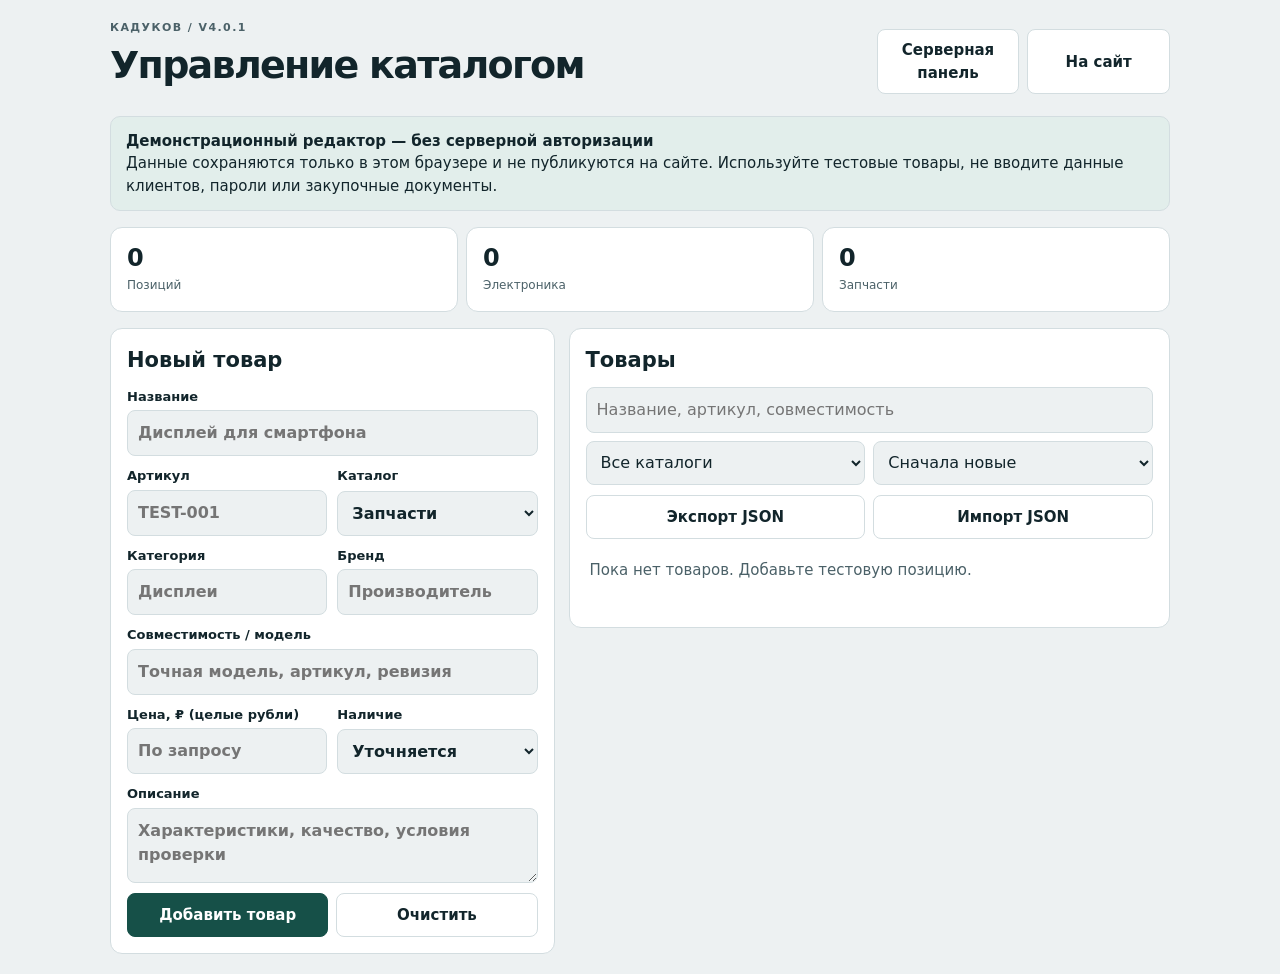
<file: admin/index.html>
<!doctype html>
<html lang="ru"><head><meta charset="utf-8"><meta name="viewport" content="width=device-width,initial-scale=1"><meta name="robots" content="noindex,nofollow"><title>КАДУКОВ — демо админ-панели</title>
<style>
*{box-sizing:border-box}html{color-scheme:light dark}body{--bg:#edf1f2;--surface:#fff;--ink:#12252b;--muted:#4b6168;--line:#d3dde0;--accent:#165048;--on:#fff;--soft:#e2eeeb;max-width:1100px;margin:auto;padding:20px;color:var(--ink);background:var(--bg);font:15px/1.5 system-ui,sans-serif}@media(prefers-color-scheme:dark){body{--bg:#101b1f;--surface:#19282e;--ink:#f0f8f7;--muted:#b4c8c8;--line:#394e54;--accent:#a5ecd7;--on:#112a24;--soft:#253d40}}h1,h2,h3,p{margin:0 0 10px}h1{font-size:clamp(26px,5vw,38px);letter-spacing:-.045em}h2{font-size:21px}h3{font-size:17px;overflow-wrap:anywhere}a{color:var(--ink)}button,input,select,textarea{font:inherit;color:inherit}button{cursor:pointer}button:focus-visible,input:focus-visible,select:focus-visible,textarea:focus-visible,a:focus-visible{outline:3px solid var(--accent);outline-offset:3px}button,.button{display:inline-flex;align-items:center;justify-content:center;min-height:44px;padding:9px 14px;border:1px solid var(--line);border-radius:8px;background:var(--surface);text-decoration:none;font-weight:650;text-align:center}button.primary{background:var(--accent);color:var(--on);border-color:var(--accent)}button:disabled{opacity:.55;cursor:default}.top{display:flex;align-items:center;justify-content:space-between;gap:12px;flex-wrap:wrap;margin-bottom:12px}.kicker{font-size:11px;letter-spacing:.13em;font-weight:750;color:var(--muted)}.notice{padding:13px 15px;border:1px solid var(--line);border-radius:10px;background:var(--soft);margin:0 0 16px}.notice strong{display:block}.muted{color:var(--muted);font-size:13px}.stats{display:grid;grid-template-columns:repeat(3,minmax(0,1fr));gap:8px;margin-bottom:16px}.stat,.panel,.product{border:1px solid var(--line);border-radius:12px;background:var(--surface);padding:16px;min-width:0}.stat b{font-size:24px;display:block;line-height:1.2}.stat span{font-size:12px;color:var(--muted)}.layout{display:grid;grid-template-columns:minmax(0,.85fr) minmax(0,1.15fr);gap:14px;align-items:start}.fields{display:grid;grid-template-columns:repeat(2,minmax(0,1fr));gap:10px}.field{display:grid;gap:4px;font-weight:600;font-size:13px;min-width:0}.full{grid-column:1/-1}input,select,textarea{border:1px solid var(--line);border-radius:8px;background:var(--bg);padding:10px;min-height:44px;width:100%;font-size:16px}textarea{min-height:75px;resize:vertical}.actions{display:flex;gap:8px;flex-wrap:wrap}.actions>*{flex:1 1 110px}.toolbar{display:grid;grid-template-columns:1fr 1fr;gap:8px;margin:10px 0}.toolbar input{grid-column:1/-1}.products{display:grid;gap:8px}.product{padding:12px;display:grid;gap:5px}.product p{margin:0;overflow-wrap:anywhere}.product .meta{font-size:12px;color:var(--muted)}.product .price{font-size:19px;font-weight:750}.pill{font-size:12px;color:var(--muted)}.status{color:var(--muted);font-size:14px;margin:10px 0;overflow-wrap:anywhere}.status:empty{display:none}.empty{padding:20px 4px;color:var(--muted)}@media(max-width:700px){body{padding:12px}.layout{grid-template-columns:1fr}.stat{padding:10px}.stat b{font-size:20px}.stat span{font-size:11px}.panel{padding:13px}}@media(max-width:350px){.fields,.toolbar{grid-template-columns:1fr}.top a{width:100%}}
</style></head><body><header class="top"><div><div class="kicker">КАДУКОВ / V4.0.1</div><h1>Управление каталогом</h1></div><div class="actions"><a class="button" href="live.html">Серверная панель</a><a class="button" href="../">На сайт</a></div></header>
<div class="notice"><strong>Демонстрационный редактор — без серверной авторизации</strong>Данные сохраняются только в этом браузере и не публикуются на сайте. Используйте тестовые товары, не вводите данные клиентов, пароли или закупочные документы.</div>
<div class="stats"><div class="stat"><b id="total">0</b><span>Позиций</span></div><div class="stat"><b id="electronics">0</b><span>Электроника</span></div><div class="stat"><b id="parts">0</b><span>Запчасти</span></div></div>
<div class="layout"><section class="panel" aria-labelledby="formTitle"><h2 id="formTitle">Новый товар</h2><form id="form" class="fields">
<label class="field full">Название<input name="name" required maxlength="160" placeholder="Дисплей для смартфона"></label>
<label class="field">Артикул<input name="sku" required maxlength="80" placeholder="TEST-001"></label>
<label class="field">Каталог<select name="catalog"><option value="parts">Запчасти</option><option value="electronics">Электроника</option></select></label>
<label class="field">Категория<input name="category" required maxlength="80" placeholder="Дисплеи"></label>
<label class="field">Бренд<input name="brand" maxlength="80" placeholder="Производитель"></label>
<label class="field full">Совместимость / модель<input name="compatibility" maxlength="300" placeholder="Точная модель, артикул, ревизия"></label>
<label class="field">Цена, ₽ (целые рубли)<input name="price" type="number" min="0" max="100000000" step="1" placeholder="По запросу"></label>
<label class="field">Наличие<select name="stock"><option value="unknown">Уточняется</option><option value="in_stock">В наличии</option><option value="on_order">Под заказ</option><option value="out_of_stock">Нет в наличии</option></select></label>
<label class="field full">Описание<textarea name="description" maxlength="1500" placeholder="Характеристики, качество, условия проверки"></textarea></label>
<div class="full actions"><button class="primary" type="submit" id="save">Добавить товар</button><button type="button" id="cancel">Очистить</button></div>
</form><p class="status" id="formStatus" role="status"></p></section>
<section class="panel" aria-labelledby="listTitle"><h2 id="listTitle">Товары</h2><div class="toolbar"><input id="search" aria-label="Поиск" placeholder="Название, артикул, совместимость"><select id="filter" aria-label="Каталог"><option value="">Все каталоги</option><option value="parts">Запчасти</option><option value="electronics">Электроника</option></select><select id="sort" aria-label="Сортировка"><option value="recent">Сначала новые</option><option value="name">По названию</option></select></div><div class="actions"><button id="export">Экспорт JSON</button><button id="import">Импорт JSON</button><input id="file" type="file" accept=".json,application/json" hidden></div><p class="status" id="listStatus" role="status"></p><div id="products" class="products"></div></section></div>
<script src="admin.js?v=1" defer></script></body></html>
</file>
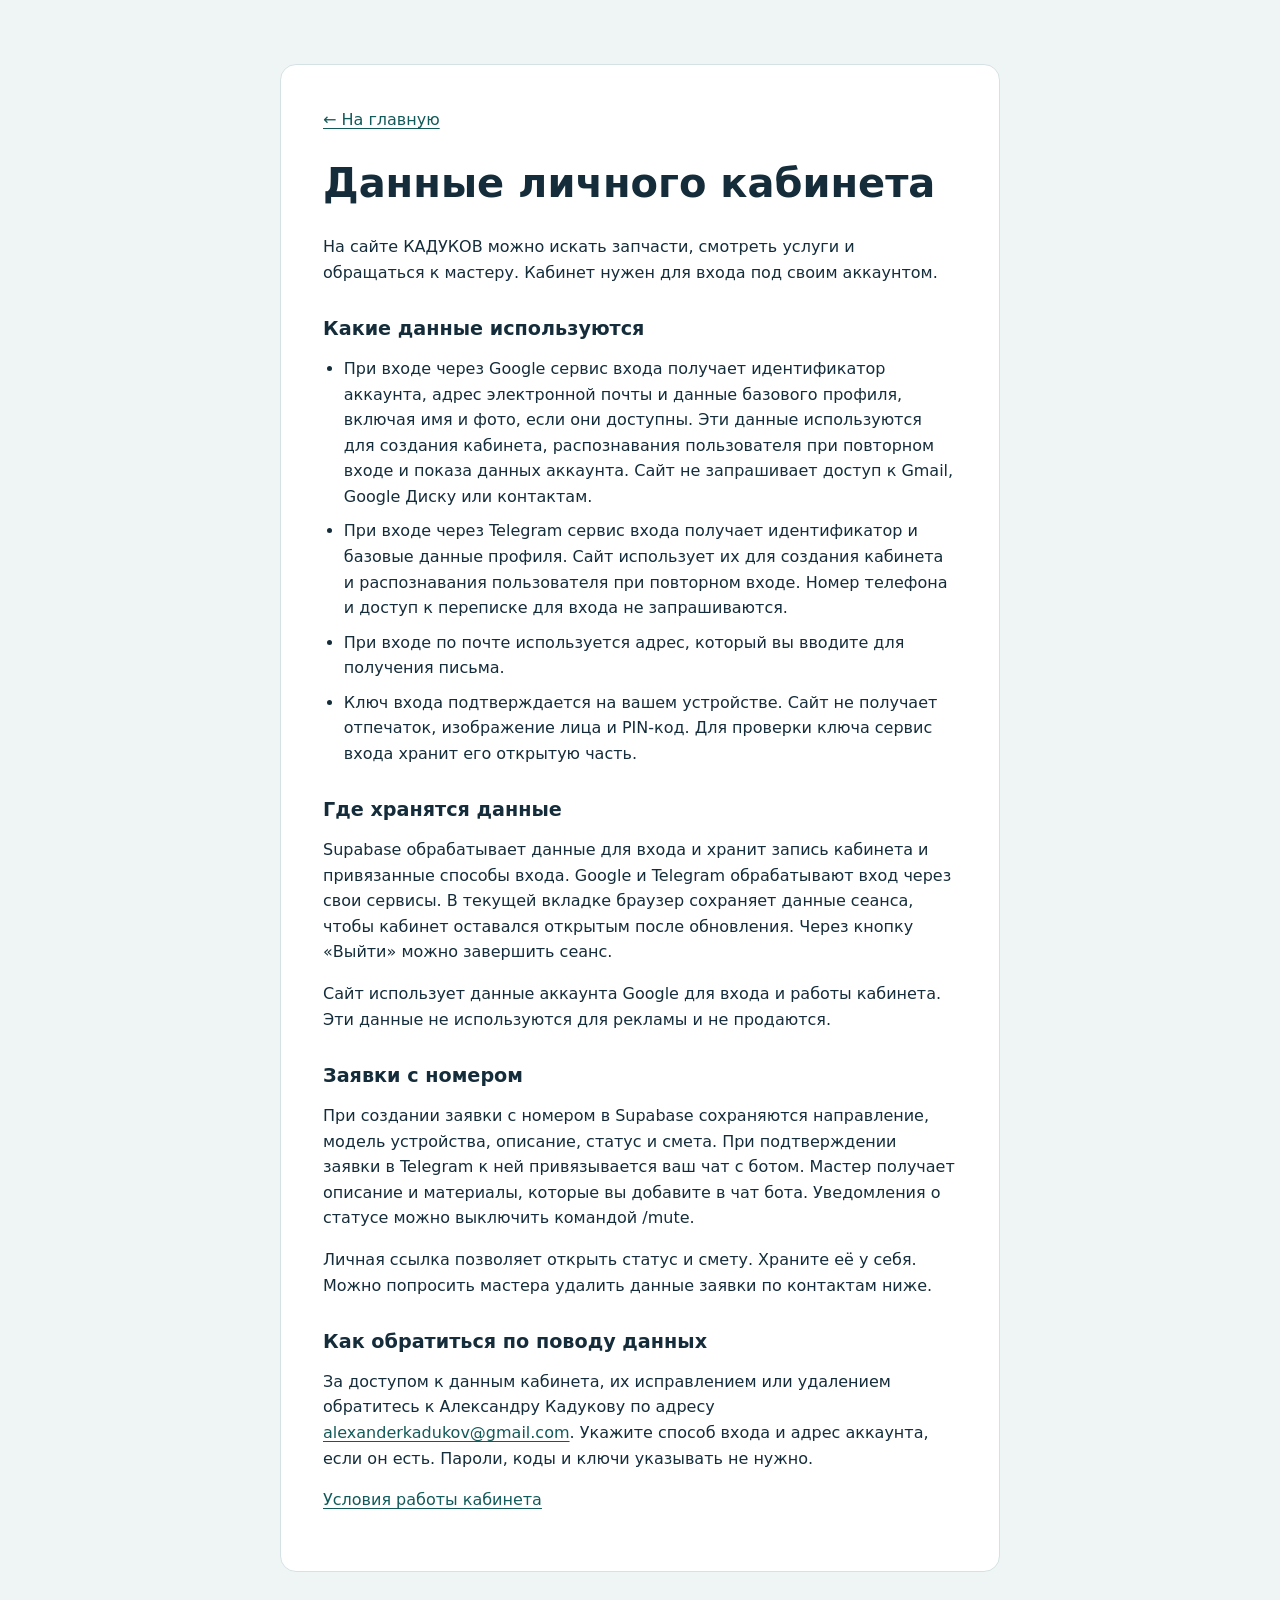
<file: account-privacy.html>
<!doctype html>
<html lang="ru">
<head>
  <meta charset="utf-8">
  <meta name="viewport" content="width=device-width, initial-scale=1">
  <title>Данные личного кабинета — КАДУКОВ</title>
  <link rel="stylesheet" href="account-info.css">
</head>
<body>
  <main>
    <a href="./">← На главную</a>
    <h1>Данные личного кабинета</h1>
    <p>На сайте КАДУКОВ можно искать запчасти, смотреть услуги и обращаться к мастеру. Кабинет нужен для входа под своим аккаунтом.</p>

    <h2>Какие данные используются</h2>
    <ul>
      <li>При входе через Google сервис входа получает идентификатор аккаунта, адрес электронной почты и данные базового профиля, включая имя и фото, если они доступны. Эти данные используются для создания кабинета, распознавания пользователя при повторном входе и показа данных аккаунта. Сайт не запрашивает доступ к Gmail, Google Диску или контактам.</li>
      <li>При входе через Telegram сервис входа получает идентификатор и базовые данные профиля. Сайт использует их для создания кабинета и распознавания пользователя при повторном входе. Номер телефона и доступ к переписке для входа не запрашиваются.</li>
      <li>При входе по почте используется адрес, который вы вводите для получения письма.</li>
      <li>Ключ входа подтверждается на вашем устройстве. Сайт не получает отпечаток, изображение лица и PIN-код. Для проверки ключа сервис входа хранит его открытую часть.</li>
    </ul>

    <h2>Где хранятся данные</h2>
    <p>Supabase обрабатывает данные для входа и хранит запись кабинета и привязанные способы входа. Google и Telegram обрабатывают вход через свои сервисы. В текущей вкладке браузер сохраняет данные сеанса, чтобы кабинет оставался открытым после обновления. Через кнопку «Выйти» можно завершить сеанс.</p>
    <p>Сайт использует данные аккаунта Google для входа и работы кабинета. Эти данные не используются для рекламы и не продаются.</p>

    <h2>Заявки с номером</h2>
    <p>При создании заявки с номером в Supabase сохраняются направление, модель устройства, описание, статус и смета. При подтверждении заявки в Telegram к ней привязывается ваш чат с ботом. Мастер получает описание и материалы, которые вы добавите в чат бота. Уведомления о статусе можно выключить командой /mute.</p>
    <p>Личная ссылка позволяет открыть статус и смету. Храните её у себя. Можно попросить мастера удалить данные заявки по контактам ниже.</p>

    <h2>Как обратиться по поводу данных</h2>
    <p>За доступом к данным кабинета, их исправлением или удалением обратитесь к Александру Кадукову по адресу <a href="mailto:alexanderkadukov@gmail.com">alexanderkadukov@gmail.com</a>. Укажите способ входа и адрес аккаунта, если он есть. Пароли, коды и ключи указывать не нужно.</p>
    <p><a href="account-terms.html">Условия работы кабинета</a></p>
  </main>
</body>
</html>
</file>
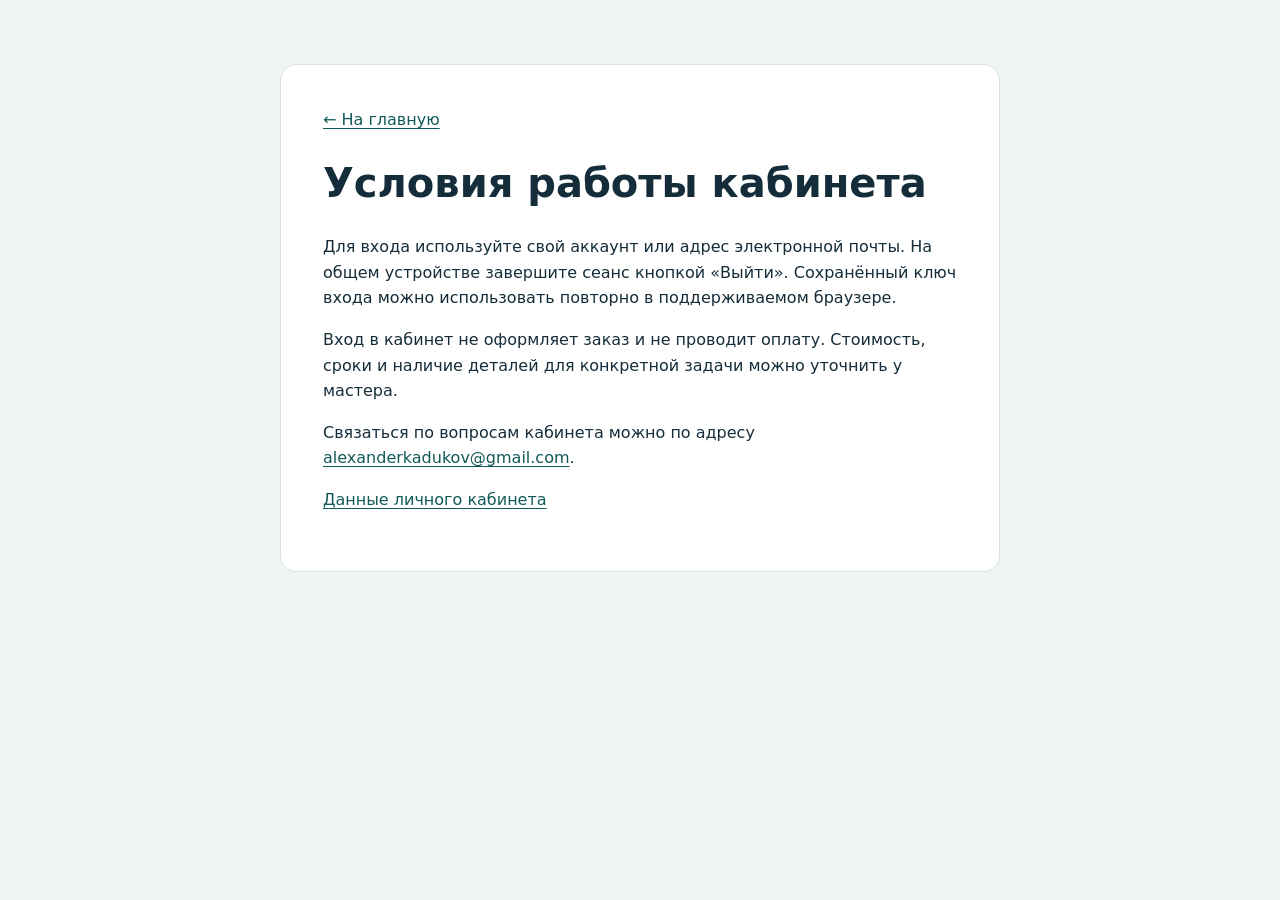
<file: account-terms.html>
<!doctype html>
<html lang="ru">
<head>
  <meta charset="utf-8">
  <meta name="viewport" content="width=device-width, initial-scale=1">
  <title>Условия работы кабинета — КАДУКОВ</title>
  <link rel="stylesheet" href="account-info.css">
</head>
<body>
  <main>
    <a href="./">← На главную</a>
    <h1>Условия работы кабинета</h1>
    <p>Для входа используйте свой аккаунт или адрес электронной почты. На общем устройстве завершите сеанс кнопкой «Выйти». Сохранённый ключ входа можно использовать повторно в поддерживаемом браузере.</p>
    <p>Вход в кабинет не оформляет заказ и не проводит оплату. Стоимость, сроки и наличие деталей для конкретной задачи можно уточнить у мастера.</p>
    <p>Связаться по вопросам кабинета можно по адресу <a href="mailto:alexanderkadukov@gmail.com">alexanderkadukov@gmail.com</a>.</p>
    <p><a href="account-privacy.html">Данные личного кабинета</a></p>
  </main>
</body>
</html>
</file>
<file: account-info.css>
:root { color-scheme: light; font-family: system-ui, sans-serif; color: #152d3a; background: #eff5f5; }
body { margin: 0; }
main { box-sizing: border-box; width: min(100% - 32px, 720px); margin: clamp(16px, 6vw, 64px) auto; padding: clamp(20px, 5vw, 42px); background: #fff; border: 1px solid #d5e2e5; border-radius: 16px; line-height: 1.6; }
h1, h2 { line-height: 1.2; }
h1 { font-size: clamp(1.75rem, 6vw, 2.5rem); }
h2 { font-size: 1.2rem; margin: 1.65em 0 .4em; }
a { color: #125a59; text-underline-offset: .18em; overflow-wrap: anywhere; }
ul { padding-left: 1.3em; }
li + li { margin-top: .55em; }
</file>
